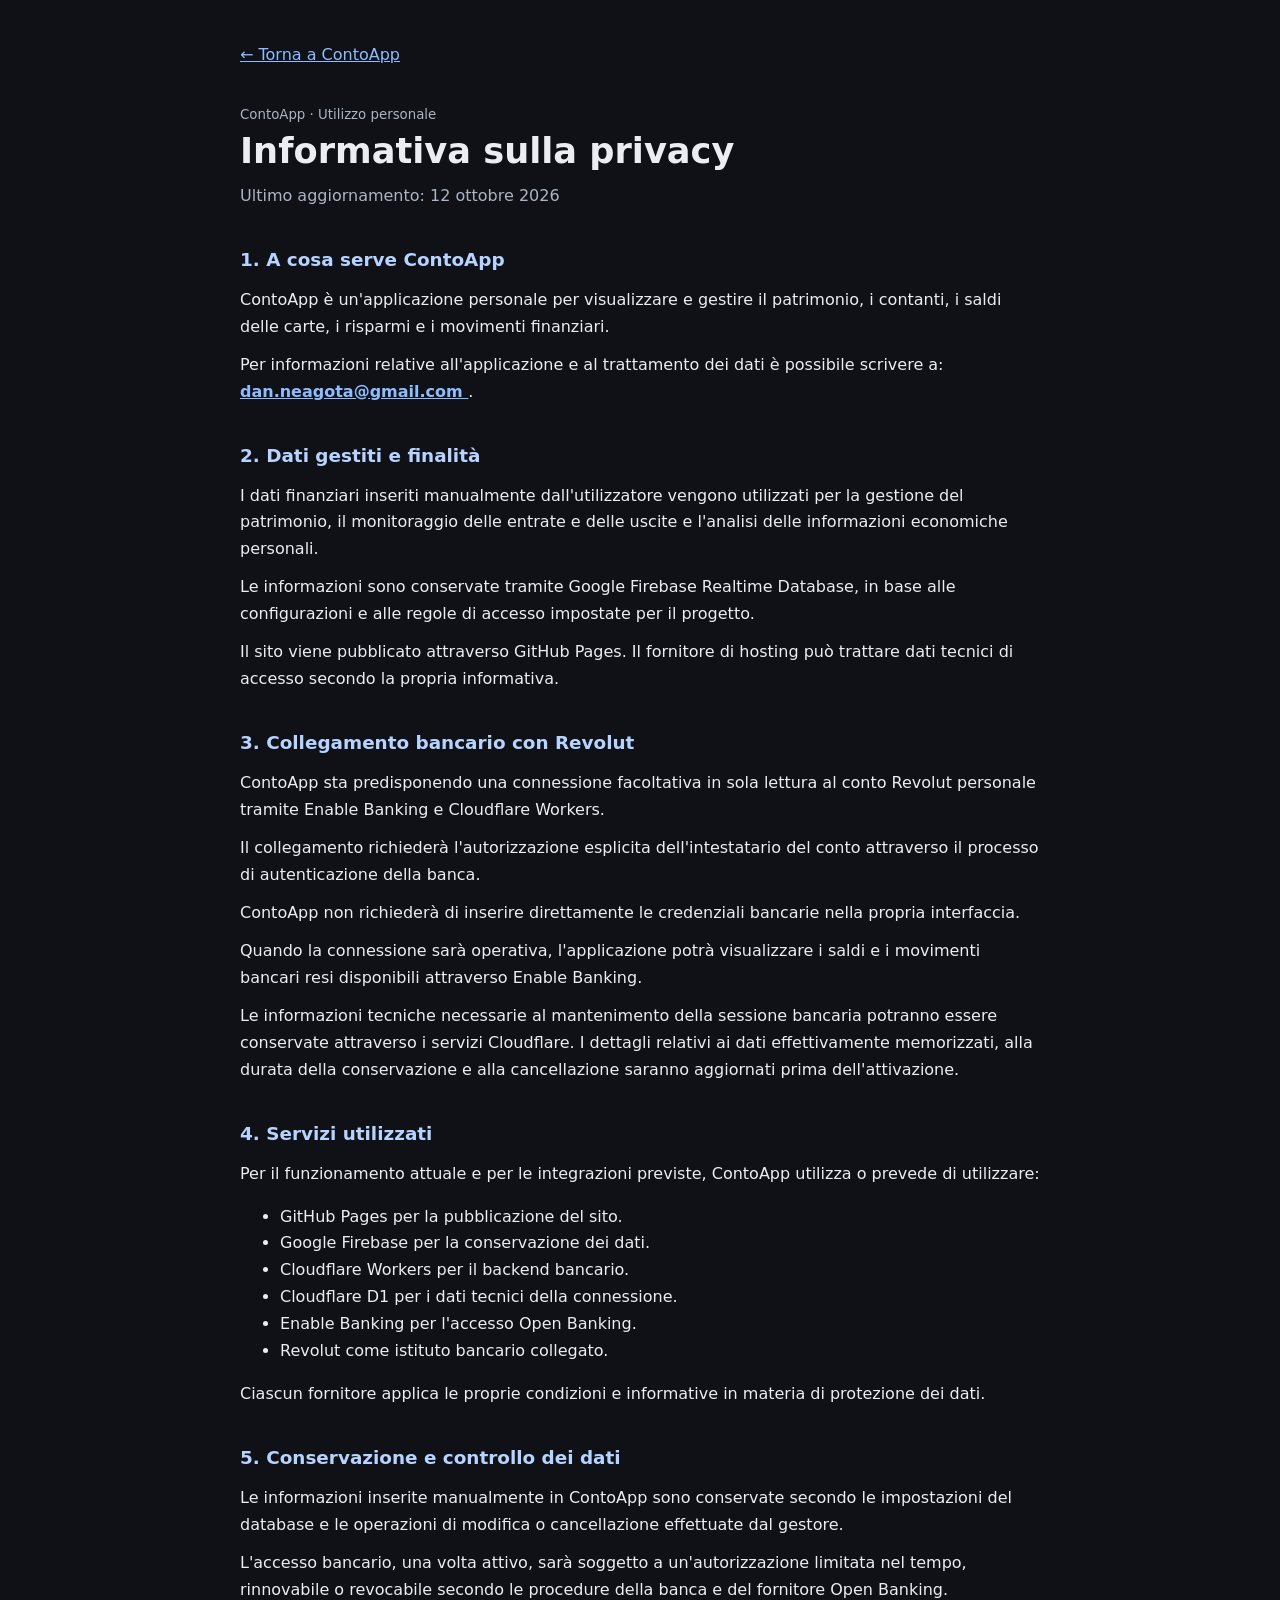
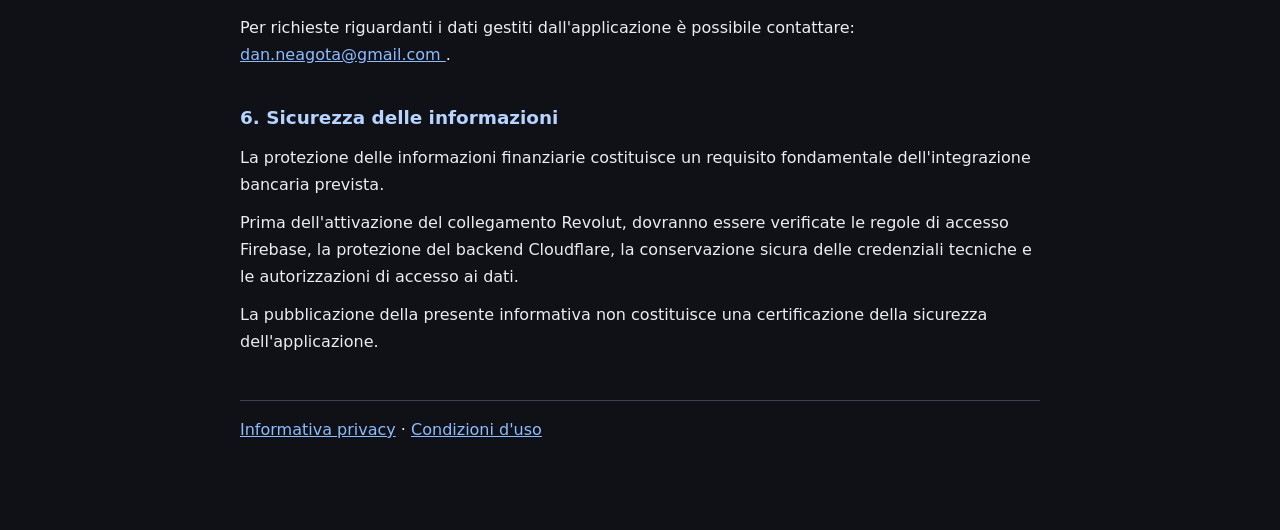
<file: privacy.html>
<!doctype html>
<html lang="it">
<head>
  <meta charset="utf-8">
  <meta name="viewport" content="width=device-width, initial-scale=1">

  <title>Informativa sulla privacy | ContoApp</title>

  <meta name="description" content="Informativa sulla privacy di ContoApp e sul collegamento bancario facoltativo con Revolut.">

  <style>
    :root {
      color-scheme: dark;
    }

    body {
      margin: 0;
      background: #0f1117;
      color: #ebedf3;
      font: 16px/1.68 system-ui, -apple-system,
            Segoe UI, Roboto, sans-serif;
    }

    main {
      max-width: 800px;
      margin: 42px auto;
      padding: 0 22px 44px;
    }

    header {
      margin-bottom: 32px;
    }

    h1 {
      font-size: 2.2rem;
      line-height: 1.15;
      margin: .1em 0;
    }

    h2 {
      font-size: 1.15rem;
      margin: 1.9em 0 .3em;
      color: #b6d4ff;
    }

    p {
      margin: .7em 0;
    }

    a {
      color: #8dbcff;
    }

    small, .hint {
      color: #adb4c1;
    }

    nav {
      margin-bottom: 32px;
    }

    footer {
      margin-top: 44px;
      padding-top: 16px;
      border-top: 1px solid #3b4250;
    }

    strong {
      color: #fff;
    }
  </style>
</head>

<body>
<main>

  <nav>
    <a href="index.html">← Torna a ContoApp</a>
  </nav>

  <header>
    <small>ContoApp · Utilizzo personale</small>
    <h1>Informativa sulla privacy</h1>
    <p class="hint">Ultimo aggiornamento: 12 ottobre 2026</p>
  </header>

  <h2>1. A cosa serve ContoApp</h2>

  <p>
    ContoApp è un'applicazione personale per visualizzare
    e gestire il patrimonio, i contanti, i saldi delle carte,
    i risparmi e i movimenti finanziari.
  </p>

  <p>
    Per informazioni relative all'applicazione e al
    trattamento dei dati è possibile scrivere a:
    <strong>
      <a href="mailto:dan.neagota@gmail.com">
        dan.neagota@gmail.com
      </a>
    </strong>.
  </p>

  <h2>2. Dati gestiti e finalità</h2>

  <p>
    I dati finanziari inseriti manualmente dall'utilizzatore
    vengono utilizzati per la gestione del patrimonio,
    il monitoraggio delle entrate e delle uscite e
    l'analisi delle informazioni economiche personali.
  </p>

  <p>
    Le informazioni sono conservate tramite
    Google Firebase Realtime Database, in base
    alle configurazioni e alle regole di accesso
    impostate per il progetto.
  </p>

  <p>
    Il sito viene pubblicato attraverso GitHub Pages.
    Il fornitore di hosting può trattare dati tecnici
    di accesso secondo la propria informativa.
  </p>

  <h2>3. Collegamento bancario con Revolut</h2>

  <p>
    ContoApp sta predisponendo una connessione facoltativa
    in sola lettura al conto Revolut personale tramite
    Enable Banking e Cloudflare Workers.
  </p>

  <p>
    Il collegamento richiederà l'autorizzazione esplicita
    dell'intestatario del conto attraverso il processo
    di autenticazione della banca.
  </p>

  <p>
    ContoApp non richiederà di inserire direttamente
    le credenziali bancarie nella propria interfaccia.
  </p>

  <p>
    Quando la connessione sarà operativa, l'applicazione
    potrà visualizzare i saldi e i movimenti bancari
    resi disponibili attraverso Enable Banking.
  </p>

  <p>
    Le informazioni tecniche necessarie al mantenimento
    della sessione bancaria potranno essere conservate
    attraverso i servizi Cloudflare.
    I dettagli relativi ai dati effettivamente memorizzati,
    alla durata della conservazione e alla cancellazione
    saranno aggiornati prima dell'attivazione.
  </p>

  <h2>4. Servizi utilizzati</h2>

  <p>
    Per il funzionamento attuale e per le integrazioni
    previste, ContoApp utilizza o prevede di utilizzare:
  </p>

  <ul>
    <li>GitHub Pages per la pubblicazione del sito.</li>
    <li>Google Firebase per la conservazione dei dati.</li>
    <li>Cloudflare Workers per il backend bancario.</li>
    <li>Cloudflare D1 per i dati tecnici della connessione.</li>
    <li>Enable Banking per l'accesso Open Banking.</li>
    <li>Revolut come istituto bancario collegato.</li>
  </ul>

  <p>
    Ciascun fornitore applica le proprie condizioni
    e informative in materia di protezione dei dati.
  </p>

  <h2>5. Conservazione e controllo dei dati</h2>

  <p>
    Le informazioni inserite manualmente in ContoApp
    sono conservate secondo le impostazioni del database
    e le operazioni di modifica o cancellazione
    effettuate dal gestore.
  </p>

  <p>
    L'accesso bancario, una volta attivo, sarà soggetto
    a un'autorizzazione limitata nel tempo, rinnovabile
    o revocabile secondo le procedure della banca
    e del fornitore Open Banking.
  </p>

  <p>
    Per richieste riguardanti i dati gestiti
    dall'applicazione è possibile contattare:
    <a href="mailto:dan.neagota@gmail.com">
      dan.neagota@gmail.com
    </a>.
  </p>

  <h2>6. Sicurezza delle informazioni</h2>

  <p>
    La protezione delle informazioni finanziarie
    costituisce un requisito fondamentale
    dell'integrazione bancaria prevista.
  </p>

  <p>
    Prima dell'attivazione del collegamento Revolut,
    dovranno essere verificate le regole di accesso
    Firebase, la protezione del backend Cloudflare,
    la conservazione sicura delle credenziali tecniche
    e le autorizzazioni di accesso ai dati.
  </p>

  <p>
    La pubblicazione della presente informativa
    non costituisce una certificazione della sicurezza
    dell'applicazione.
  </p>

  <footer>
    <a href="privacy.html">Informativa privacy</a>
    ·
    <a href="terms.html">Condizioni d'uso</a>
  </footer>

</main>
</body>
</html>
</file>
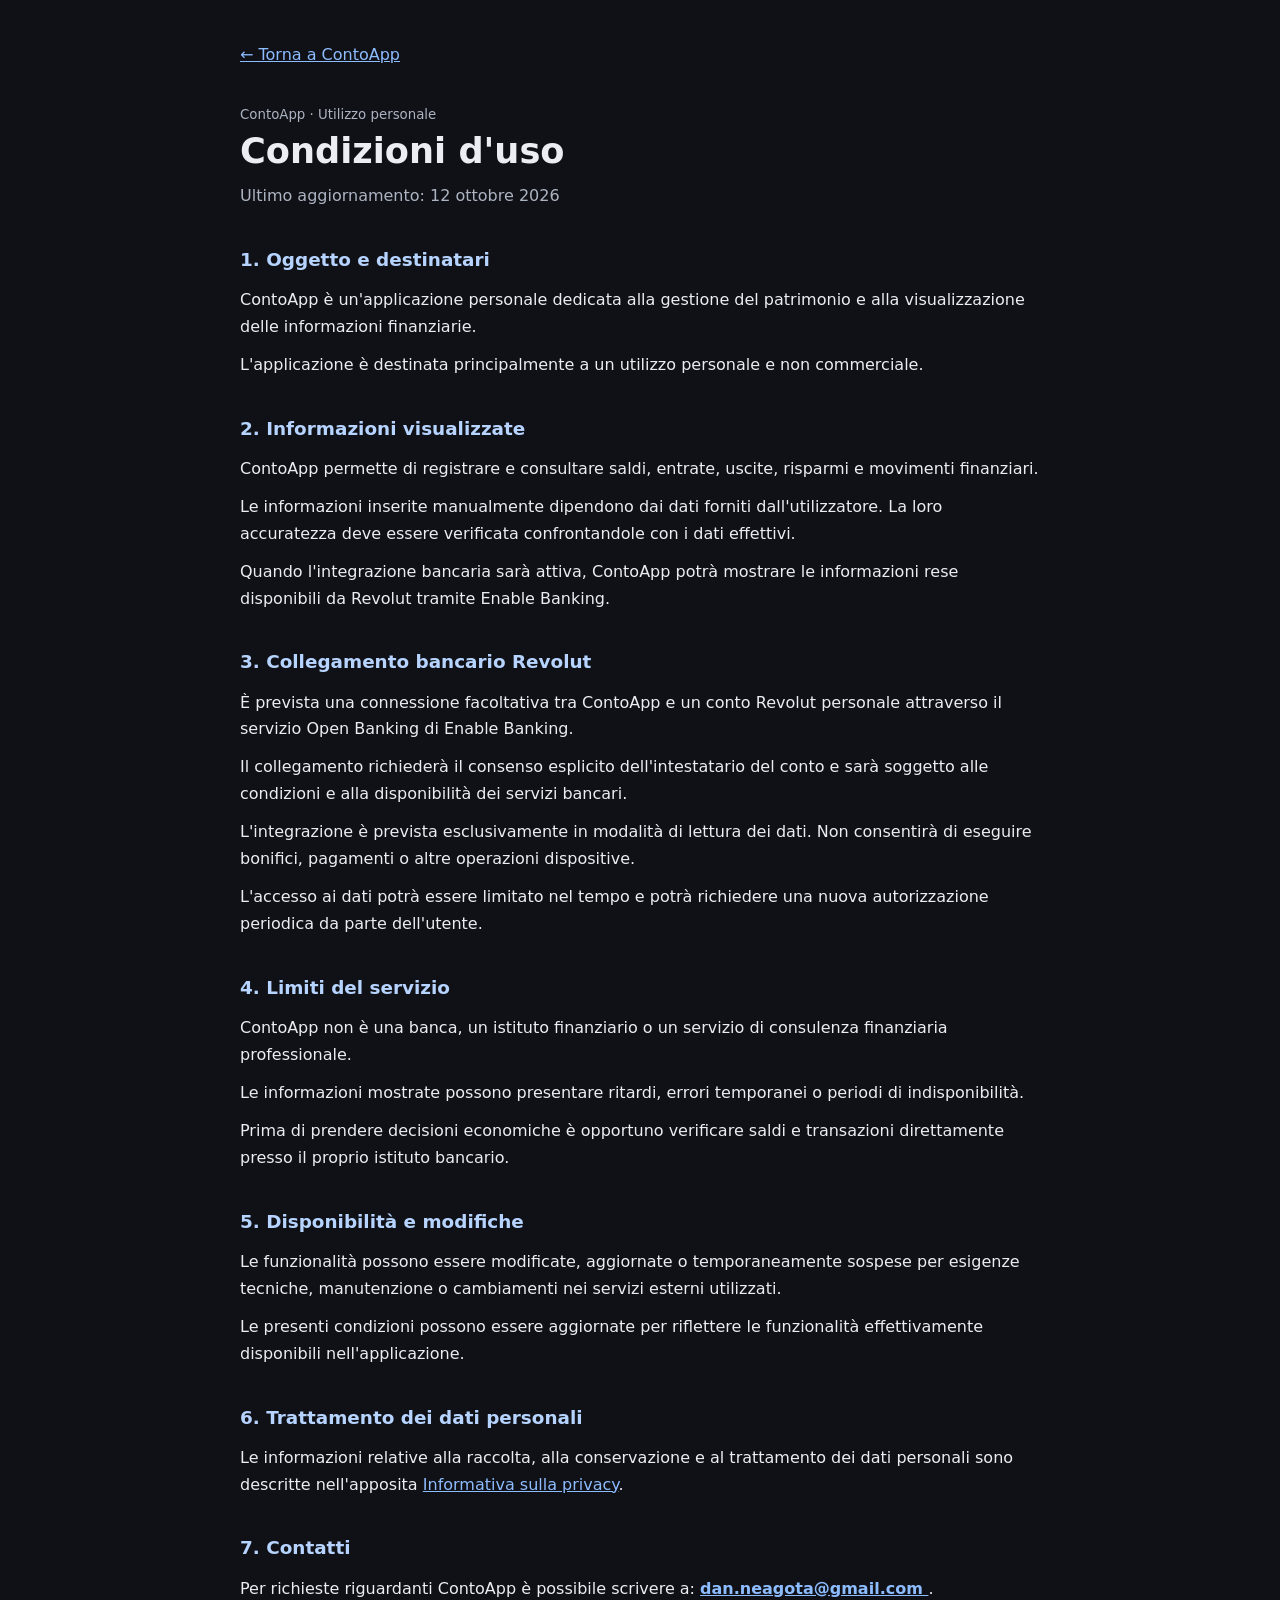
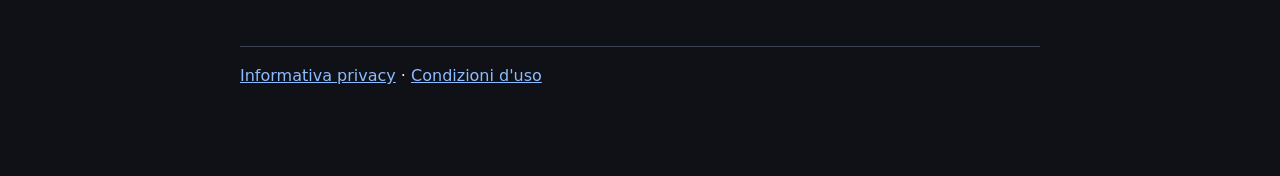
<file: terms.html>
<!doctype html>
<html lang="it">
<head>
  <meta charset="utf-8">
  <meta name="viewport" content="width=device-width, initial-scale=1">

  <title>Condizioni d'uso | ContoApp</title>
  <meta name="description"
        content="Condizioni d'uso di ContoApp, applicazione personale per la gestione del patrimonio.">

  <style>
    :root {
      color-scheme: dark;
    }

    body {
      margin: 0;
      background: #0f1117;
      color: #ebedf3;
      font: 16px/1.68 system-ui, -apple-system,
            Segoe UI, Roboto, sans-serif;
    }

    main {
      max-width: 800px;
      margin: 42px auto;
      padding: 0 22px 44px;
    }

    header {
      margin-bottom: 32px;
    }

    h1 {
      font-size: 2.2rem;
      line-height: 1.15;
      margin: .1em 0;
    }

    h2 {
      font-size: 1.15rem;
      margin: 1.9em 0 .3em;
      color: #b6d4ff;
    }

    p {
      margin: .7em 0;
    }

    a {
      color: #8dbcff;
    }

    small, .hint {
      color: #adb4c1;
    }

    nav {
      margin-bottom: 32px;
    }

    footer {
      margin-top: 44px;
      padding-top: 16px;
      border-top: 1px solid #3b4250;
    }

    strong {
      color: #fff;
    }
  </style>
</head>

<body>
<main>

  <nav>
    <a href="index.html">← Torna a ContoApp</a>
  </nav>

  <header>
    <small>ContoApp · Utilizzo personale</small>
    <h1>Condizioni d'uso</h1>
    <p class="hint">Ultimo aggiornamento: 12 ottobre 2026</p>
  </header>

  <h2>1. Oggetto e destinatari</h2>

  <p>
    ContoApp è un'applicazione personale dedicata
    alla gestione del patrimonio e alla visualizzazione
    delle informazioni finanziarie.
  </p>

  <p>
    L'applicazione è destinata principalmente
    a un utilizzo personale e non commerciale.
  </p>

  <h2>2. Informazioni visualizzate</h2>

  <p>
    ContoApp permette di registrare e consultare
    saldi, entrate, uscite, risparmi e movimenti finanziari.
  </p>

  <p>
    Le informazioni inserite manualmente dipendono
    dai dati forniti dall'utilizzatore.
    La loro accuratezza deve essere verificata
    confrontandole con i dati effettivi.
  </p>

  <p>
    Quando l'integrazione bancaria sarà attiva,
    ContoApp potrà mostrare le informazioni
    rese disponibili da Revolut tramite Enable Banking.
  </p>

  <h2>3. Collegamento bancario Revolut</h2>

  <p>
    È prevista una connessione facoltativa
    tra ContoApp e un conto Revolut personale
    attraverso il servizio Open Banking
    di Enable Banking.
  </p>

  <p>
    Il collegamento richiederà il consenso
    esplicito dell'intestatario del conto
    e sarà soggetto alle condizioni
    e alla disponibilità dei servizi bancari.
  </p>

  <p>
    L'integrazione è prevista esclusivamente
    in modalità di lettura dei dati.
    Non consentirà di eseguire bonifici,
    pagamenti o altre operazioni dispositive.
  </p>

  <p>
    L'accesso ai dati potrà essere limitato
    nel tempo e potrà richiedere una nuova
    autorizzazione periodica da parte dell'utente.
  </p>

  <h2>4. Limiti del servizio</h2>

  <p>
    ContoApp non è una banca,
    un istituto finanziario o un servizio
    di consulenza finanziaria professionale.
  </p>

  <p>
    Le informazioni mostrate possono
    presentare ritardi, errori temporanei
    o periodi di indisponibilità.
  </p>

  <p>
    Prima di prendere decisioni economiche
    è opportuno verificare saldi e transazioni
    direttamente presso il proprio istituto bancario.
  </p>

  <h2>5. Disponibilità e modifiche</h2>

  <p>
    Le funzionalità possono essere modificate,
    aggiornate o temporaneamente sospese
    per esigenze tecniche, manutenzione
    o cambiamenti nei servizi esterni utilizzati.
  </p>

  <p>
    Le presenti condizioni possono essere
    aggiornate per riflettere le funzionalità
    effettivamente disponibili nell'applicazione.
  </p>

  <h2>6. Trattamento dei dati personali</h2>

  <p>
    Le informazioni relative alla raccolta,
    alla conservazione e al trattamento
    dei dati personali sono descritte
    nell'apposita
    <a href="privacy.html">Informativa sulla privacy</a>.
  </p>

  <h2>7. Contatti</h2>

  <p>
    Per richieste riguardanti ContoApp
    è possibile scrivere a:
    <strong>
      <a href="mailto:dan.neagota@gmail.com">
        dan.neagota@gmail.com
      </a>
    </strong>.
  </p>

  <footer>
    <a href="privacy.html">Informativa privacy</a>
    ·
    <a href="terms.html">Condizioni d'uso</a>
  </footer>

</main>
</body>
</html>
</file>
